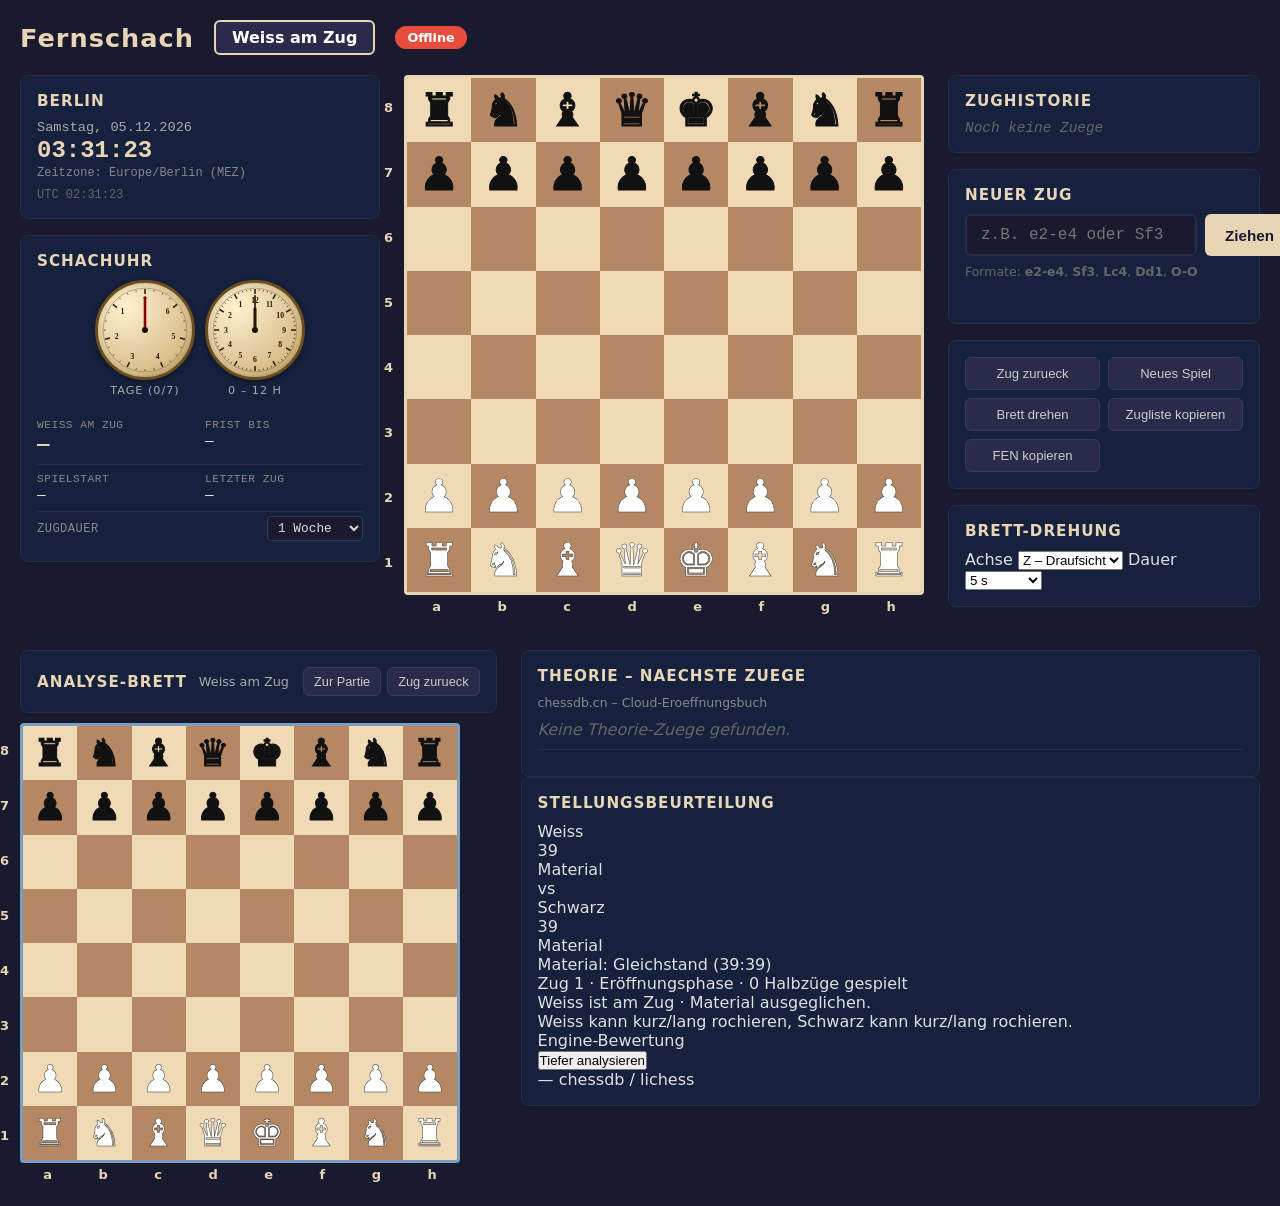
<file: index.html>
<!DOCTYPE html>
<html lang="de">
<head>
    <meta charset="UTF-8">
    <meta name="viewport" content="width=device-width, initial-scale=1.0">
    <title>Fernschach</title>
    <link rel="stylesheet" href="style.css?v=24">
</head>
<body>
    <div class="app">
        <header>
            <h1>Fernschach</h1>
            <div class="status" id="status">Weiss am Zug</div>
            <div class="sync-status" id="sync-status">Offline</div>
        </header>

        <!-- TOP HALF: clocks | main board | sidebar -->
        <div class="main">
            <div class="left-col">
                <div class="panel clock-panel">
                    <h2>Berlin</h2>
                    <div class="berlin-clock">
                        <div class="berlin-date" id="berlin-date">&mdash;</div>
                        <div class="berlin-time" id="berlin-time">&mdash;</div>
                        <div class="berlin-tz" id="berlin-tz">&mdash;</div>
                        <div class="utc-time" id="utc-time">UTC &mdash;</div>
                    </div>
                </div>
                <div class="panel chessclock-panel">
                    <h2>Schachuhr</h2>
                    <div class="analog-clocks">
                        <div class="analog-dial">
                            <svg id="days-dial" viewBox="-55 -55 110 110"></svg>
                            <div class="dial-caption" id="days-caption">Tage</div>
                        </div>
                        <div class="analog-dial">
                            <svg id="hours-dial" viewBox="-55 -55 110 110"></svg>
                            <div class="dial-caption" id="hours-caption">0 &ndash; 12 h</div>
                        </div>
                    </div>
                    <div class="clock-grid top">
                        <div class="clock-cell big">
                            <div class="clock-label" id="countdown-label">Weiss am Zug</div>
                            <div class="clock-value countdown" id="countdown">&mdash;</div>
                        </div>
                        <div class="clock-cell">
                            <div class="clock-label">Frist bis</div>
                            <div class="clock-value" id="deadline-time">&mdash;</div>
                        </div>
                    </div>
                    <div class="clock-grid">
                        <div class="clock-cell">
                            <div class="clock-label">Spielstart</div>
                            <div class="clock-value" id="game-start">&mdash;</div>
                        </div>
                        <div class="clock-cell">
                            <div class="clock-label">Letzter Zug</div>
                            <div class="clock-value" id="last-move-time">&mdash;</div>
                        </div>
                    </div>
                    <div class="clock-row">
                        <label class="clock-label" for="move-duration">Zugdauer</label>
                        <select id="move-duration" class="clock-value">
                            <option value="1">1 Tag</option>
                            <option value="2">2 Tage</option>
                            <option value="3">3 Tage</option>
                            <option value="7" selected>1 Woche</option>
                            <option value="14">2 Wochen</option>
                            <option value="30">1 Monat</option>
                        </select>
                    </div>
                </div>
            </div>

            <div class="board-container">
                <div class="board" id="board"></div>
                <div class="coords-bottom" id="coords-bottom"></div>
                <div class="coords-left" id="coords-left"></div>
            </div>

            <div class="sidebar">
                <div class="panel moves-panel">
                    <h2>Zughistorie</h2>
                    <div class="moves-list" id="moves-list">
                        <div class="moves-placeholder">Noch keine Zuege</div>
                    </div>
                </div>
                <div class="panel input-panel">
                    <h2>Neuer Zug</h2>
                    <div class="input-group">
                        <input type="text" id="move-input" placeholder="z.B. e2-e4 oder Sf3" autocomplete="off">
                        <button id="move-btn">Ziehen</button>
                    </div>
                    <div class="input-help">
                        Formate: <strong>e2-e4</strong>, <strong>Sf3</strong>, <strong>Lc4</strong>, <strong>Dd1</strong>, <strong>O-O</strong>
                    </div>
                    <div class="error" id="error"></div>
                </div>
                <div class="panel actions-panel">
                    <button id="undo-btn" title="Letzten Zug zuruecknehmen">Zug zurueck</button>
                    <button id="reset-btn" title="Neues Spiel starten">Neues Spiel</button>
                    <button id="flip-btn" title="Brett drehen">Brett drehen</button>
                    <button id="export-btn" title="Zugliste kopieren">Zugliste kopieren</button>
                    <button id="fen-btn" title="FEN kopieren">FEN kopieren</button>
                </div>
                <div class="panel flip-panel">
                    <h2>Brett-Drehung</h2>
                    <div class="flip-settings">
                        <label>
                            <span class="flip-label">Achse</span>
                            <select id="flip-axis">
                                <option value="Z" selected>Z – Draufsicht</option>
                                <option value="Y">Y – horizontal</option>
                                <option value="X">X – vertikal</option>
                            </select>
                        </label>
                        <label>
                            <span class="flip-label">Dauer</span>
                            <select id="flip-duration">
                                <option value="0">Instantan</option>
                                <option value="1000">1 s</option>
                                <option value="2000">2 s</option>
                                <option value="3000">3 s</option>
                                <option value="4000">4 s</option>
                                <option value="5000" selected>5 s</option>
                                <option value="10000">10 s</option>
                            </select>
                        </label>
                    </div>
                </div>
            </div>
        </div>

        <!-- BOTTOM HALF: analysis board | theory -->
        <div class="bottom">
            <div class="analysis-wrap">
                <div class="panel analysis-head">
                    <h2>Analyse-Brett</h2>
                    <div class="analysis-actions">
                        <span class="analysis-turn" id="analysis-turn">Weiss am Zug</span>
                        <button id="analysis-reset" title="Auf aktuelle Partiestellung zuruecksetzen">Zur Partie</button>
                        <button id="analysis-undo" title="Letzten Analyse-Zug zuruecknehmen">Zug zurueck</button>
                    </div>
                </div>
                <div class="board-container analysis-board-container">
                    <div class="board analysis-board" id="analysis-board"></div>
                    <div class="coords-bottom" id="analysis-coords-bottom"></div>
                    <div class="coords-left" id="analysis-coords-left"></div>
                </div>
            </div>

            <div class="right-col">
                <div class="panel theory-panel">
                    <h2>Theorie &ndash; naechste Zuege</h2>
                    <div class="theory-sub" id="theory-sub">chessdb.cn &ndash; Cloud-Eroeffnungsbuch</div>
                    <div class="theory-list" id="theory-list">
                        <div class="moves-placeholder">Lade...</div>
                    </div>
                    <div class="theory-opening" id="theory-opening"></div>
                </div>
                <div class="panel evaluation-panel">
                    <h2>Stellungsbeurteilung</h2>
                    <div class="eval-scores">
                        <div class="eval-score white">
                            <div class="eval-side">Weiss</div>
                            <div class="eval-value" id="eval-white">39</div>
                            <div class="eval-unit">Material</div>
                        </div>
                        <div class="eval-vs">vs</div>
                        <div class="eval-score black">
                            <div class="eval-side">Schwarz</div>
                            <div class="eval-value" id="eval-black">39</div>
                            <div class="eval-unit">Material</div>
                        </div>
                    </div>
                    <div class="eval-diff" id="eval-diff">Gleichstand</div>
                    <div class="eval-text" id="eval-text">
                        <div class="eval-line" id="eval-line-1">&mdash;</div>
                        <div class="eval-line" id="eval-line-2">&mdash;</div>
                        <div class="eval-line" id="eval-line-3">&mdash;</div>
                    </div>
                    <div class="eval-engine">
                        <div class="eval-engine-head">
                            <div class="eval-engine-title">Engine-Bewertung</div>
                            <div class="eval-engine-btns">
                                <button id="engine-deep" type="button" title="Stockfish lokal im Browser, Tiefe 20">Tiefer analysieren</button>
                                <button id="engine-stop" type="button" class="sec" title="Laufende Analyse stoppen" style="display:none">Stop</button>
                            </div>
                        </div>
                        <div class="eval-engine-row">
                            <span class="eval-score-pill" id="eng-score">&mdash;</span>
                            <span class="eval-source" id="eng-source">keine Quelle</span>
                            <span class="eval-depth" id="eng-depth"></span>
                        </div>
                        <div class="eval-pv" id="eng-pv"></div>
                    </div>
                </div>
            </div>
        </div>
    </div>

    <script src="chess.js?v=24"></script>
</body>
</html>
</file>
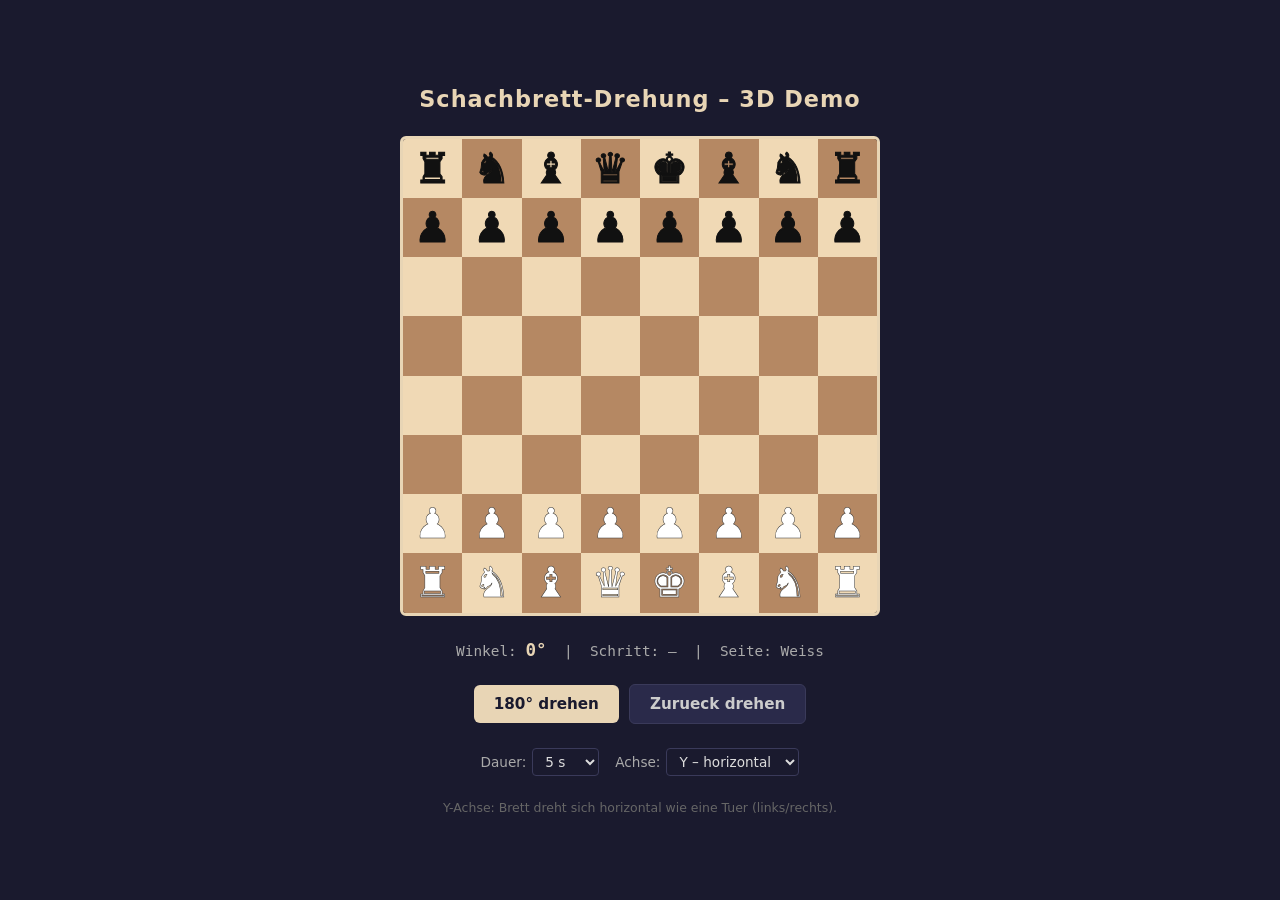
<file: drehen.html>
<!DOCTYPE html>
<html lang="de">
<head>
    <meta charset="UTF-8">
    <meta name="viewport" content="width=device-width, initial-scale=1.0">
    <title>Schachbrett drehen – 3D Demo</title>
    <style>
        * { margin: 0; padding: 0; box-sizing: border-box; }
        body {
            background: #1a1a2e;
            color: #e0e0e0;
            font-family: -apple-system, BlinkMacSystemFont, 'Segoe UI', system-ui, sans-serif;
            display: flex;
            flex-direction: column;
            align-items: center;
            justify-content: center;
            min-height: 100vh;
            gap: 24px;
        }
        h1 { color: #e8d5b5; font-size: 1.4rem; letter-spacing: 1px; }

        .scene {
            perspective: 1200px;
            perspective-origin: 50% 50%;
            width: 480px;
            height: 480px;
        }

        .board-3d {
            width: 480px;
            height: 480px;
            transform-style: preserve-3d;
            position: relative;
        }

        .board-grid {
            position: absolute;
            top: 0; left: 0;
            width: 100%; height: 100%;
            display: grid;
            grid-template-columns: repeat(8, 1fr);
            grid-template-rows: repeat(8, 1fr);
            border-radius: 6px;
            overflow: hidden;
            border: 3px solid #e8d5b5;
        }

        .sq {
            display: flex;
            align-items: center;
            justify-content: center;
            font-size: 42px;
            font-family: 'DejaVu Sans', 'Noto Sans Symbols 2', 'Segoe UI Symbol', sans-serif;
            font-variant-emoji: text;
            user-select: none;
        }
        .sq.light { background: #f0d9b5; }
        .sq.dark { background: #b58863; }
        .sq.piece-white { -webkit-text-fill-color: #fff; -webkit-text-stroke: 0.5px #333; color: #fff; }
        .sq.piece-black { -webkit-text-fill-color: #111; -webkit-text-stroke: 1px #111; color: #111; }
        /* Z-Achse: Figuren gegen-rotieren via CSS Custom Property (performant) */
        .board-grid { --crot: 0deg; }
        .sq .glyph { display: inline-block; transform: rotate(var(--crot)); }

        .controls {
            display: flex;
            gap: 10px;
            align-items: center;
            flex-wrap: wrap;
            justify-content: center;
        }
        button {
            padding: 10px 20px;
            background: #e8d5b5;
            color: #1a1a2e;
            border: none;
            border-radius: 6px;
            font-size: 0.95rem;
            font-weight: 700;
            cursor: pointer;
            font-family: inherit;
        }
        button:hover { background: #d4c1a0; }
        button:disabled { opacity: 0.5; cursor: not-allowed; }
        button.sec { background: #2a2a4a; color: #ccc; border: 1px solid #3a3a5a; }
        button.sec:hover { background: #3a3a5a; color: #fff; }

        .info {
            font-family: 'SF Mono', 'Fira Code', Consolas, monospace;
            font-size: 0.9rem;
            color: #aaa;
            text-align: center;
        }
        .info .deg { color: #e8d5b5; font-weight: 700; font-size: 1.1rem; }

        .settings {
            display: flex; gap: 16px; align-items: center;
            font-size: 0.85rem; color: #aaa;
            flex-wrap: wrap; justify-content: center;
        }
        .settings label { display: flex; align-items: center; gap: 6px; }
        .settings select {
            background: #1a1a2e; color: #ddd;
            border: 1px solid #3a3a5a; border-radius: 4px;
            padding: 4px 8px; font-family: inherit; font-size: 0.85rem;
        }
        .axis-desc {
            font-size: 0.78rem; color: #666;
            text-align: center; max-width: 500px;
        }
    </style>
</head>
<body>
    <h1>Schachbrett-Drehung – 3D Demo</h1>

    <div class="scene">
        <div class="board-3d" id="board3d"></div>
    </div>

    <div class="info">
        <span>Winkel: </span><span class="deg" id="angle-display">0°</span>
        <span> &nbsp;|&nbsp; Schritt: </span><span id="step-display">—</span>
        <span> &nbsp;|&nbsp; Seite: </span><span id="side-display">Weiss</span>
    </div>

    <div class="controls">
        <button id="btn-rotate">180° drehen</button>
        <button id="btn-back" class="sec">Zurueck drehen</button>
    </div>

    <div class="settings">
        <label>Dauer:
            <select id="sel-duration">
                <option value="1000">1 s</option>
                <option value="2000">2 s</option>
                <option value="3000">3 s</option>
                <option value="4000">4 s</option>
                <option value="5000" selected>5 s</option>
                <option value="10000">10 s</option>
                <option value="20000">20 s</option>
            </select>
        </label>
        <label>Achse:
            <select id="sel-axis">
                <option value="Y" selected>Y – horizontal</option>
                <option value="X">X – vertikal</option>
                <option value="Z">Z – Draufsicht</option>
            </select>
        </label>
    </div>
    <div class="axis-desc" id="axis-desc">
        Y-Achse: Brett dreht sich horizontal wie eine Tuer (links/rechts).
    </div>

    <script>
    // ─── Board rendering ────────────────────────────────────────
    const PIECES_UNI = {
        K: '\u265A', Q: '\u265B', R: '\u265C', B: '\u265D', N: '\u265E', P: '\u265F'
    };

    const START = [
        ['r','n','b','q','k','b','n','r'],
        ['p','p','p','p','p','p','p','p'],
        [' ',' ',' ',' ',' ',' ',' ',' '],
        [' ',' ',' ',' ',' ',' ',' ',' '],
        [' ',' ',' ',' ',' ',' ',' ',' '],
        [' ',' ',' ',' ',' ',' ',' ',' '],
        ['P','P','P','P','P','P','P','P'],
        ['R','N','B','Q','K','B','N','R']
    ];

    function buildGrid(flipped) {
        const grid = document.createElement('div');
        grid.className = 'board-grid';
        for (let vi = 0; vi < 8; vi++) {
            for (let vj = 0; vj < 8; vj++) {
                const r = flipped ? 7 - vi : vi;
                const c = flipped ? 7 - vj : vj;
                const sq = document.createElement('div');
                sq.className = 'sq ' + ((r + c) % 2 === 0 ? 'light' : 'dark');
                const ch = START[r][c];
                if (ch !== ' ') {
                    var span = document.createElement('span');
                    span.className = 'glyph';
                    span.textContent = PIECES_UNI[ch.toUpperCase()];
                    sq.appendChild(span);
                    sq.classList.add(ch === ch.toUpperCase() ? 'piece-white' : 'piece-black');
                }
                grid.appendChild(sq);
            }
        }
        return grid;
    }

    // ─── State ──────────────────────────────────────────────────
    const board3d = document.getElementById('board3d');
    const angleDisp = document.getElementById('angle-display');
    const stepDisp = document.getElementById('step-display');
    const sideDisp = document.getElementById('side-display');
    const btnRotate = document.getElementById('btn-rotate');
    const btnBack = document.getElementById('btn-back');
    const selDuration = document.getElementById('sel-duration');
    const selAxis = document.getElementById('sel-axis');
    const axisDesc = document.getElementById('axis-desc');

    const AXIS_DESCRIPTIONS = {
        Y: 'Y-Achse: Brett dreht sich horizontal wie eine Tuer (links/rechts).',
        X: 'X-Achse: Brett kippt vertikal nach hinten/vorne.',
        Z: 'Z-Achse: Brett dreht sich in der Ebene (Draufsicht, wie ein Plattenspieler).'
    };

    let currentAngle = 0;
    let showingFlipped = false;
    let animating = false;

    // Einzelnes Brett (Swap-at-90° Technik fuer X/Y; volle 180° fuer Z)
    board3d.appendChild(buildGrid(false));

    function setTransform(deg) {
        const axis = selAxis.value;
        board3d.style.transform = 'rotate' + axis + '(' + deg + 'deg)';
        angleDisp.textContent = Math.round(deg) + '\u00B0';
    }

    function swapContent(flipped) {
        if (showingFlipped === flipped) return;
        showingFlipped = flipped;
        board3d.innerHTML = '';
        board3d.appendChild(buildGrid(flipped));
        sideDisp.textContent = flipped ? 'Schwarz' : 'Weiss';
    }

    // ─── Animation (requestAnimationFrame, zeitbasiert) ────────
    function animateRotation(toAngle, durationMs) {
        if (animating) return;
        animating = true;
        setButtons(false);

        const axis = selAxis.value;
        const fromAngle = currentAngle;
        const totalDeg = toAngle - fromAngle;
        if (totalDeg === 0) { animating = false; setButtons(true); return; }
        const goingForward = totalDeg > 0;
        const midAngle = fromAngle + totalDeg / 2;  // 90° Punkt
        let swapped = false;

        var zGrid = (axis === 'Z') ? board3d.querySelector('.board-grid') : null;
        const totalSteps = Math.abs(Math.round(totalDeg));

        const t0 = performance.now();
        function tick(now) {
            const elapsed = now - t0;
            const progress = Math.min(1, elapsed / durationMs);
            const deg = fromAngle + totalDeg * progress;
            currentAngle = deg;
            setTransform(deg);
            const stepNow = Math.round(Math.abs(totalDeg * progress));
            stepDisp.textContent = stepNow + ' / ' + totalSteps;

            // Z-Achse: Glyph-Gegenrotation
            if (zGrid) {
                zGrid.style.setProperty('--crot', (-deg) + 'deg');
            }

            // X/Y: Swap bei 90° (Kante)
            if (!swapped && axis !== 'Z') {
                const pastMid = goingForward ? deg >= midAngle : deg <= midAngle;
                if (pastMid) {
                    swapped = true;
                    swapContent(!showingFlipped);
                    if (axis === 'X' && goingForward) {
                        var grid = board3d.querySelector('.board-grid');
                        if (grid) grid.style.transform = 'scaleY(-1)';
                    }
                }
            }

            if (progress >= 1) {
                currentAngle = toAngle;
                setTransform(toAngle);
                animating = false;
                setButtons(true);
                stepDisp.textContent = totalSteps + ' / ' + totalSteps + ' — fertig';
            } else {
                requestAnimationFrame(tick);
            }
        }
        requestAnimationFrame(tick);
    }

    function setButtons(enabled) {
        btnRotate.disabled = !enabled;
        btnBack.disabled = !enabled;
    }

    // ─── Events ─────────────────────────────────────────────────
    btnRotate.addEventListener('click', function() {
        var dur = parseInt(selDuration.value, 10);
        var target = currentAngle < 90 ? 180 : 0;
        animateRotation(target, dur);
    });

    btnBack.addEventListener('click', function() {
        var dur = parseInt(selDuration.value, 10);
        animateRotation(0, dur);
    });

    selAxis.addEventListener('change', function() {
        // Reset bei Achsenwechsel
        currentAngle = 0;
        setTransform(0);
        swapContent(false);
        axisDesc.textContent = AXIS_DESCRIPTIONS[selAxis.value] || '';
        stepDisp.textContent = '—';
    });

    setTransform(0);
    </script>
</body>
</html>
</file>
<file: style.css>
* {
    margin: 0;
    padding: 0;
    box-sizing: border-box;
}

body {
    font-family: -apple-system, BlinkMacSystemFont, 'Segoe UI', system-ui, sans-serif;
    background: #1a1a2e;
    color: #e0e0e0;
    min-height: 100vh;
}

.app {
    max-width: 1600px;
    margin: 0 auto;
    padding: 20px;
}

header {
    display: flex;
    align-items: center;
    gap: 20px;
    margin-bottom: 20px;
}

header h1 {
    font-size: 1.6rem;
    color: #e8d5b5;
    letter-spacing: 1px;
}

.status {
    font-size: 1rem;
    padding: 6px 16px;
    border-radius: 6px;
    background: #2a2a4a;
    font-weight: 600;
}

.sync-status {
    font-size: 0.8rem;
    padding: 4px 12px;
    border-radius: 12px;
    font-weight: 600;
}

.sync-status.online { background: #27ae60; color: #fff; }
.sync-status.offline { background: #e74c3c; color: #fff; }

.status.white-turn { color: #fff; border: 2px solid #e8d5b5; }
.status.black-turn { color: #333; background: #e8d5b5; border: 2px solid #e8d5b5; }
.status.check { background: #c0392b; color: #fff; border-color: #e74c3c; }
.status.checkmate {
    background: #e74c3c; color: #fff; border-color: #e74c3c;
    animation: pulse 1s infinite;
}

@keyframes pulse {
    0%, 100% { opacity: 1; }
    50% { opacity: 0.7; }
}

.main {
    display: grid;
    grid-template-columns: 360px auto 1fr;
    gap: 24px;
    align-items: flex-start;
}

.bottom {
    margin-top: 32px;
    display: grid;
    grid-template-columns: auto 1fr;
    gap: 24px;
    align-items: flex-start;
}

/* Left column: clocks */
.left-col {
    display: flex;
    flex-direction: column;
    gap: 16px;
}

.clock-panel .berlin-clock {
    display: flex;
    flex-direction: column;
    gap: 2px;
    font-family: 'SF Mono', 'Fira Code', Consolas, monospace;
}

.berlin-date { font-size: 0.85rem; color: #aaa; }
.berlin-time { font-size: 1.5rem; color: #e8d5b5; font-weight: 700; }
.berlin-tz { font-size: 0.75rem; color: #888; }
.utc-time { font-size: 0.75rem; color: #666; margin-top: 6px; }

.chessclock-panel .clock-row {
    display: flex;
    justify-content: space-between;
    align-items: center;
    padding: 4px 0;
    border-bottom: 1px solid #2a2a4a;
    font-family: 'SF Mono', 'Fira Code', Consolas, monospace;
}
.chessclock-panel .clock-row:last-child { border-bottom: 0; }
.chessclock-panel .clock-label { font-size: 0.75rem; color: #888; text-transform: uppercase; letter-spacing: 0.5px; }
.chessclock-panel .clock-value { font-size: 0.85rem; color: #ddd; }

.clock-grid {
    display: grid;
    grid-template-columns: 1fr 1fr;
    gap: 10px;
    padding: 8px 0;
    border-bottom: 1px solid #2a2a4a;
}
.clock-grid.top { padding-top: 10px; }
.clock-cell {
    display: flex;
    flex-direction: column;
    gap: 2px;
    font-family: 'SF Mono', 'Fira Code', Consolas, monospace;
}
.clock-cell .clock-label {
    font-size: 0.7rem; color: #888;
    text-transform: uppercase; letter-spacing: 0.5px;
}
.clock-cell .clock-value { font-size: 0.9rem; color: #ddd; }
.clock-cell.big .clock-value.countdown {
    font-size: 1.3rem; font-weight: 700; color: #e8d5b5;
}
.countdown.expired { color: #e74c3c !important; }
.countdown.urgent { color: #f39c12 !important; }

.analog-clocks {
    display: flex;
    gap: 10px;
    justify-content: center;
    margin-bottom: 12px;
}
.analog-dial {
    display: flex;
    flex-direction: column;
    align-items: center;
    gap: 4px;
}
.analog-dial svg {
    width: 100px;
    height: 100px;
    background: radial-gradient(circle at 30% 25%, #fff1d0, #d8be8a 70%, #a88a52);
    border-radius: 50%;
    border: 3px solid #6b4e1e;
    box-shadow: 0 2px 6px rgba(0,0,0,0.4), inset 0 0 8px rgba(0,0,0,0.15);
}
.analog-dial.urgent svg { border-color: #f39c12; }
.analog-dial.expired svg {
    border-color: #e74c3c;
    background: radial-gradient(circle at 30% 25%, #ffe0dc, #e78a80 70%, #c0392b);
}
.dial-caption {
    font-size: 0.7rem;
    color: #aaa;
    text-transform: uppercase;
    letter-spacing: 1px;
}
.dial-tick { stroke: #2a1a08; }
.dial-tick.minor { stroke-width: 0.8; }
.dial-tick.major { stroke-width: 1.8; }
.dial-label {
    fill: #2a1a08;
    font-size: 9px;
    font-weight: 700;
    text-anchor: middle;
    dominant-baseline: central;
    font-family: Georgia, 'Times New Roman', serif;
}
.dial-hand { stroke-linecap: round; }
.dial-hand.hour { stroke: #1a1208; stroke-width: 3.5; }
.dial-hand.minute { stroke: #2a1a08; stroke-width: 2; }
.dial-hand.day { stroke: #8b0000; stroke-width: 3; }
.dial-center { fill: #1a1208; }
.dial-center-ring { fill: none; stroke: #8b0000; stroke-width: 0.6; }

#move-duration {
    background: #1a1a2e; color: #ddd;
    border: 1px solid #3a3a5a; border-radius: 4px;
    padding: 3px 6px; font-family: inherit; font-size: 0.8rem;
}

/* Board */
.board-container {
    position: relative;
    flex-shrink: 0;
}

.flip-overlay {
    position: absolute;
    top: 0; left: 0;
    width: 520px; height: 520px;
    display: flex;
    align-items: center;
    justify-content: center;
    background: rgba(10, 15, 30, 0.72);
    color: #e8d5b5;
    font-size: 1.8rem;
    font-weight: 700;
    letter-spacing: 3px;
    text-transform: uppercase;
    border-radius: 4px;
    opacity: 0;
    pointer-events: none;
    transition: opacity 0.35s ease;
    z-index: 20;
}
.flip-overlay.show { opacity: 1; }
.flip-overlay::before {
    content: '↻';
    font-size: 2.4rem;
    margin-right: 14px;
    display: inline-block;
    animation: flip-spin 1.2s linear infinite;
}
@keyframes flip-spin {
    from { transform: rotate(0deg); }
    to   { transform: rotate(360deg); }
}

@media (max-width: 700px) {
    .flip-overlay {
        width: min(520px, 95vw);
        height: min(520px, 95vw);
        font-size: 1.3rem;
    }
}

.board {
    display: grid;
    grid-template-columns: repeat(8, 1fr);
    grid-template-rows: repeat(8, 1fr);
    width: 520px;
    height: 520px;
    border: 3px solid #e8d5b5;
    border-radius: 4px;
    overflow: hidden;
}

.analysis-board { width: 440px; height: 440px; border-color: #7a9ec0; }
.analysis-board-container { margin-top: 10px; }
.analysis-board-container .coords-bottom { width: 440px; }
.analysis-board-container .coords-left { height: 440px; }

.square {
    display: flex;
    align-items: center;
    justify-content: center;
    font-size: 46px;
    font-family: 'DejaVu Sans', 'Noto Sans Symbols 2', 'Segoe UI Symbol', 'Arial Unicode MS', sans-serif;
    font-variant-emoji: text;
    cursor: pointer;
    position: relative;
    user-select: none;
    transition: background-color 0.15s;
}

.analysis-board .square { font-size: 38px; }

.square.light { background: #f0d9b5; }
.square.dark { background: #b58863; }
.square.selected { background: #7fc97f !important; }
.square.highlight { background: #aad576 !important; }
.square.last-from { background: rgba(255, 255, 100, 0.4) !important; }
.square.last-to { background: rgba(255, 255, 100, 0.5) !important; }
.square.valid-move::after {
    content: '';
    position: absolute;
    width: 14px; height: 14px;
    background: rgba(0, 0, 0, 0.2);
    border-radius: 50%;
}
.square.valid-capture { box-shadow: inset 0 0 0 4px rgba(0, 0, 0, 0.25); }
.square.piece-black { -webkit-text-fill-color: #111; -webkit-text-stroke: 1px #111; color: #111; }
.square.piece-white { -webkit-text-fill-color: #fff; -webkit-text-stroke: 0.5px #333; color: #fff; }
.square:hover { filter: brightness(1.1); }

.coords-bottom {
    display: flex;
    justify-content: space-around;
    padding: 4px 0;
    color: #e8d5b5;
    font-size: 13px;
    font-weight: 600;
    width: 520px;
}

.coords-left {
    position: absolute;
    top: 0;
    left: -20px;
    height: 520px;
    display: flex;
    flex-direction: column;
    justify-content: space-around;
    color: #e8d5b5;
    font-size: 13px;
    font-weight: 600;
}

/* Sidebar */
.sidebar {
    min-width: 260px;
    display: flex;
    flex-direction: column;
    gap: 16px;
}

.panel {
    background: #16213e;
    border-radius: 8px;
    padding: 16px;
    border: 1px solid #2a2a4a;
}

.panel h2 {
    font-size: 0.95rem;
    color: #e8d5b5;
    margin-bottom: 10px;
    text-transform: uppercase;
    letter-spacing: 1px;
}

.moves-list {
    max-height: 280px;
    overflow-y: auto;
    font-family: 'SF Mono', 'Fira Code', 'Consolas', monospace;
    font-size: 0.9rem;
}
.moves-list::-webkit-scrollbar { width: 6px; }
.moves-list::-webkit-scrollbar-track { background: #1a1a2e; }
.moves-list::-webkit-scrollbar-thumb { background: #4a4a6a; border-radius: 3px; }
.moves-placeholder { color: #666; font-style: italic; }

.move-row {
    display: flex;
    gap: 8px;
    padding: 3px 6px;
    border-radius: 3px;
}
.move-row:hover { background: #2a2a4a; }
.move-number { color: #888; min-width: 30px; text-align: right; }
.move-white, .move-black {
    min-width: 70px; cursor: pointer;
    padding: 1px 4px; border-radius: 3px;
}
.move-white:hover, .move-black:hover { background: #3a3a5a; }
.move-white.current, .move-black.current { background: #e8d5b5; color: #1a1a2e; font-weight: 600; }

/* Input */
.input-group { display: flex; gap: 8px; }
#move-input {
    flex: 1; padding: 10px 14px;
    border: 2px solid #2a2a4a; border-radius: 6px;
    background: #1a1a2e; color: #e0e0e0;
    font-size: 1rem; font-family: 'SF Mono', 'Fira Code', monospace;
    outline: none; transition: border-color 0.2s;
}
#move-input:focus { border-color: #e8d5b5; }

#move-btn {
    padding: 10px 20px; background: #e8d5b5; color: #1a1a2e;
    border: none; border-radius: 6px;
    font-size: 0.95rem; font-weight: 700;
    cursor: pointer; transition: background 0.2s;
}
#move-btn:hover { background: #d4c1a0; }

.input-help { margin-top: 8px; font-size: 0.78rem; color: #666; }
.error { margin-top: 8px; color: #e74c3c; font-size: 0.85rem; min-height: 20px; }

/* Action buttons */
.actions-panel { display: grid; grid-template-columns: 1fr 1fr; gap: 8px; }
.actions-panel h2 { display: none; }
.actions-panel button {
    padding: 8px 12px; background: #2a2a4a; color: #ccc;
    border: 1px solid #3a3a5a; border-radius: 6px;
    font-size: 0.82rem; cursor: pointer; transition: all 0.2s;
}
.actions-panel button:hover { background: #3a3a5a; color: #fff; }

/* Analysis */
.analysis-head {
    display: flex; justify-content: space-between; align-items: center;
    gap: 12px; flex-wrap: wrap;
}
.analysis-head h2 { margin-bottom: 0; }
.analysis-actions { display: flex; gap: 6px; align-items: center; }
.analysis-turn { font-size: 0.8rem; color: #aaa; margin-right: 8px; }
.analysis-head button {
    padding: 6px 10px; background: #2a2a4a; color: #ccc;
    border: 1px solid #3a3a5a; border-radius: 6px;
    font-size: 0.8rem; cursor: pointer;
}
.analysis-head button:hover { background: #3a3a5a; color: #fff; }

/* Theory */
.theory-panel { min-width: 460px; }
.theory-sub { color: #888; font-size: 0.78rem; margin-bottom: 10px; }
.theory-opening {
    margin-top: 10px; padding-top: 10px;
    border-top: 1px solid #2a2a4a;
    font-size: 0.82rem; color: #aaa; font-style: italic;
}

.theory-list { display: flex; flex-direction: column; gap: 6px; }
.theory-row {
    display: grid;
    grid-template-columns: 1fr 90px 90px;
    gap: 14px;
    align-items: center;
    padding: 10px 12px;
    background: #1a2342;
    border-radius: 6px;
    border: 1px solid #23305a;
    border-left: 5px solid #7a7a8a;
    font-family: 'SF Mono', 'Fira Code', Consolas, monospace;
    transition: background 0.15s;
}
.theory-row:hover { background: #253463; }
.theory-san { color: #e8d5b5; font-weight: 700; font-size: 0.95rem; white-space: nowrap; }
.theory-sym { color: #aaa; font-weight: 400; margin-left: 4px; }

/* Rank color accents on the left border */
.theory-row.rank-best { border-left-color: #27ae60; }
.theory-row.rank-ok { border-left-color: #7a7a8a; }
.theory-row.rank-neutral { border-left-color: #5a5a7a; }
.theory-row.rank-weak { border-left-color: #e67e22; }
.theory-row.rank-bad { border-left-color: #c0392b; }

.theory-cp { font-size: 0.88rem; font-weight: 700; text-align: right; }
.theory-cp.cp-good { color: #2ecc71; }
.theory-cp.cp-zero { color: #bbb; }
.theory-cp.cp-bad { color: #e74c3c; }

.theory-check {
    padding: 6px 10px;
    background: #e8d5b5;
    color: #1a1a2e;
    border: none;
    border-radius: 4px;
    cursor: pointer;
    font-size: 0.82rem;
    font-weight: 700;
    font-family: inherit;
    transition: background 0.15s;
}
.theory-check:hover { background: #d4c1a0; }
.theory-check:active { background: #b8a487; }

/* Responsive */
@media (max-width: 1200px) {
    .main { grid-template-columns: 1fr; }
    .bottom { grid-template-columns: 1fr; }
    .left-col { flex-direction: row; flex-wrap: wrap; }
    .left-col .panel { flex: 1; min-width: 240px; }
}

@media (max-width: 700px) {
    .board { width: min(520px, 95vw); height: min(520px, 95vw); }
    .coords-bottom { width: min(520px, 95vw); }
    .coords-left { height: min(520px, 95vw); }
    .analysis-board { width: min(440px, 90vw); height: min(440px, 90vw); }
    .analysis-board-container .coords-bottom { width: min(440px, 90vw); }
    .analysis-board-container .coords-left { height: min(440px, 90vw); }
    .square { font-size: min(46px, 10vw); }
    .sidebar { width: 100%; }
}
</file>
